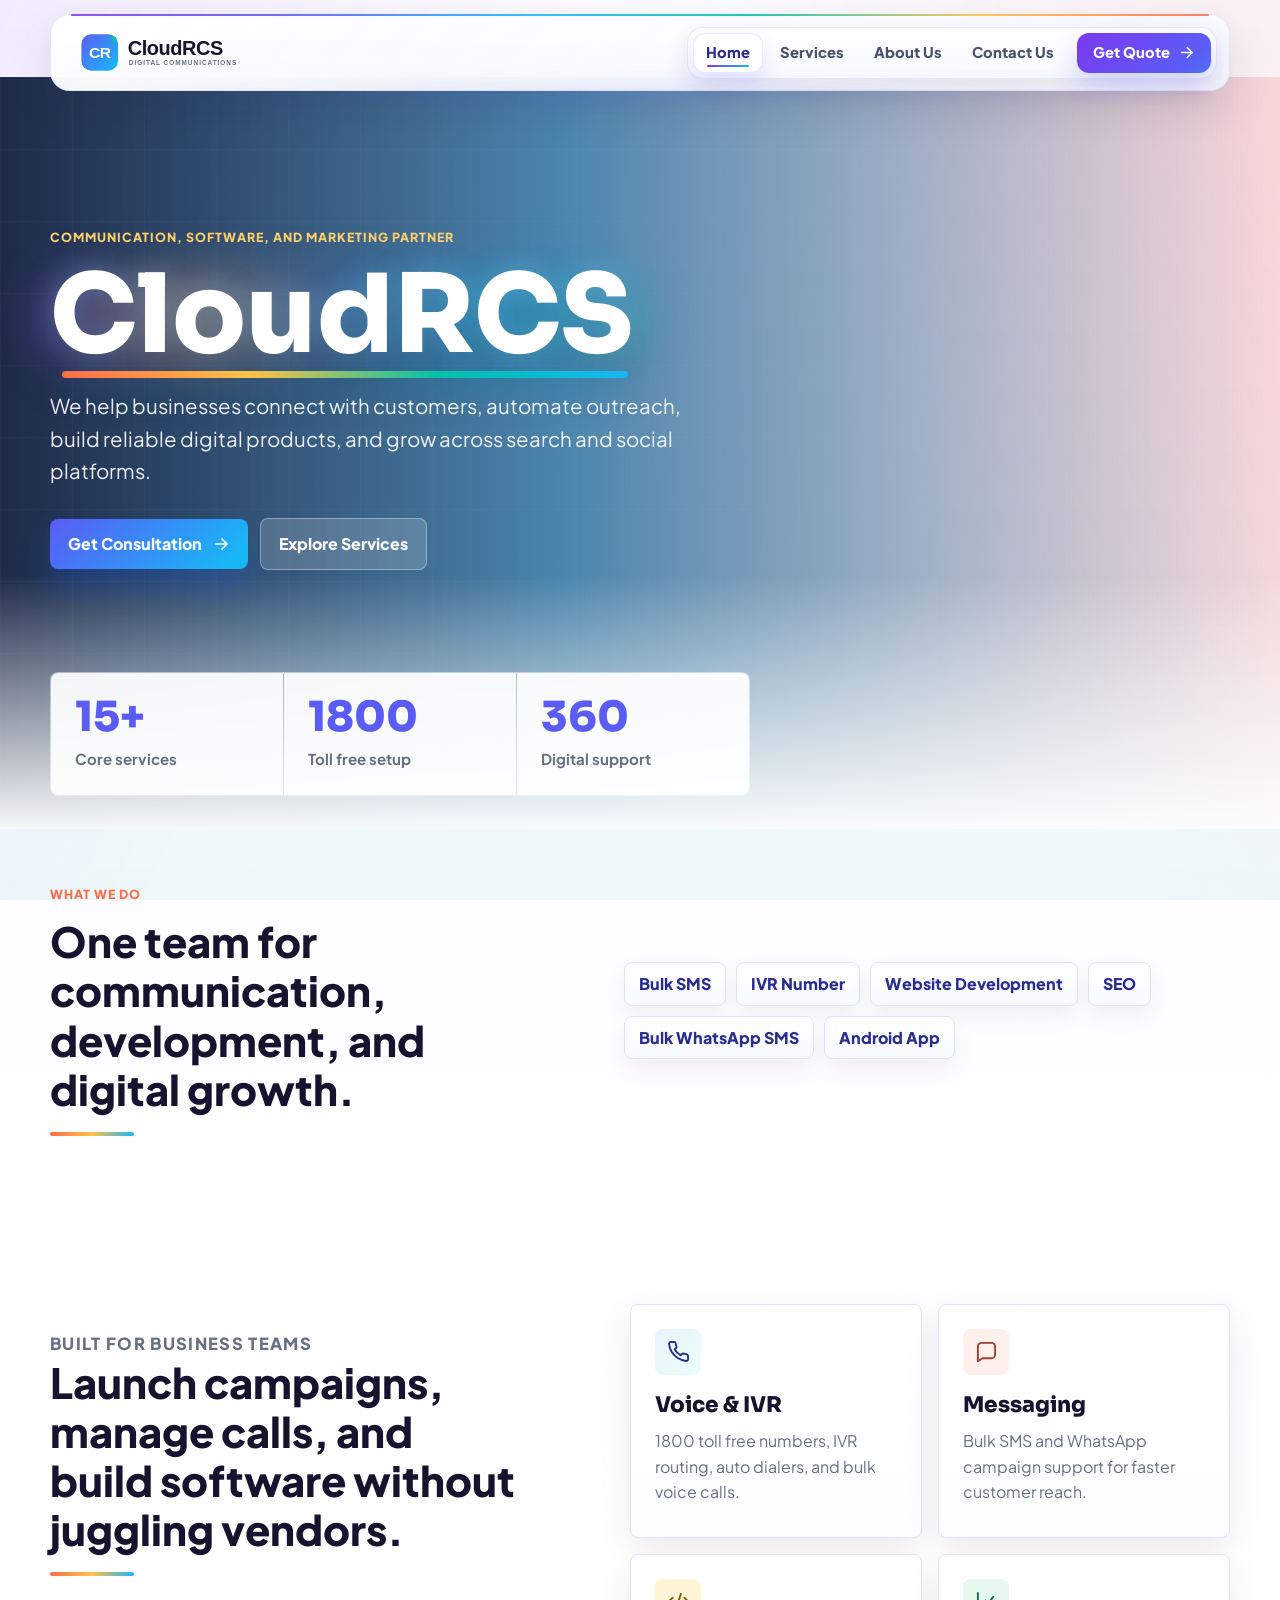
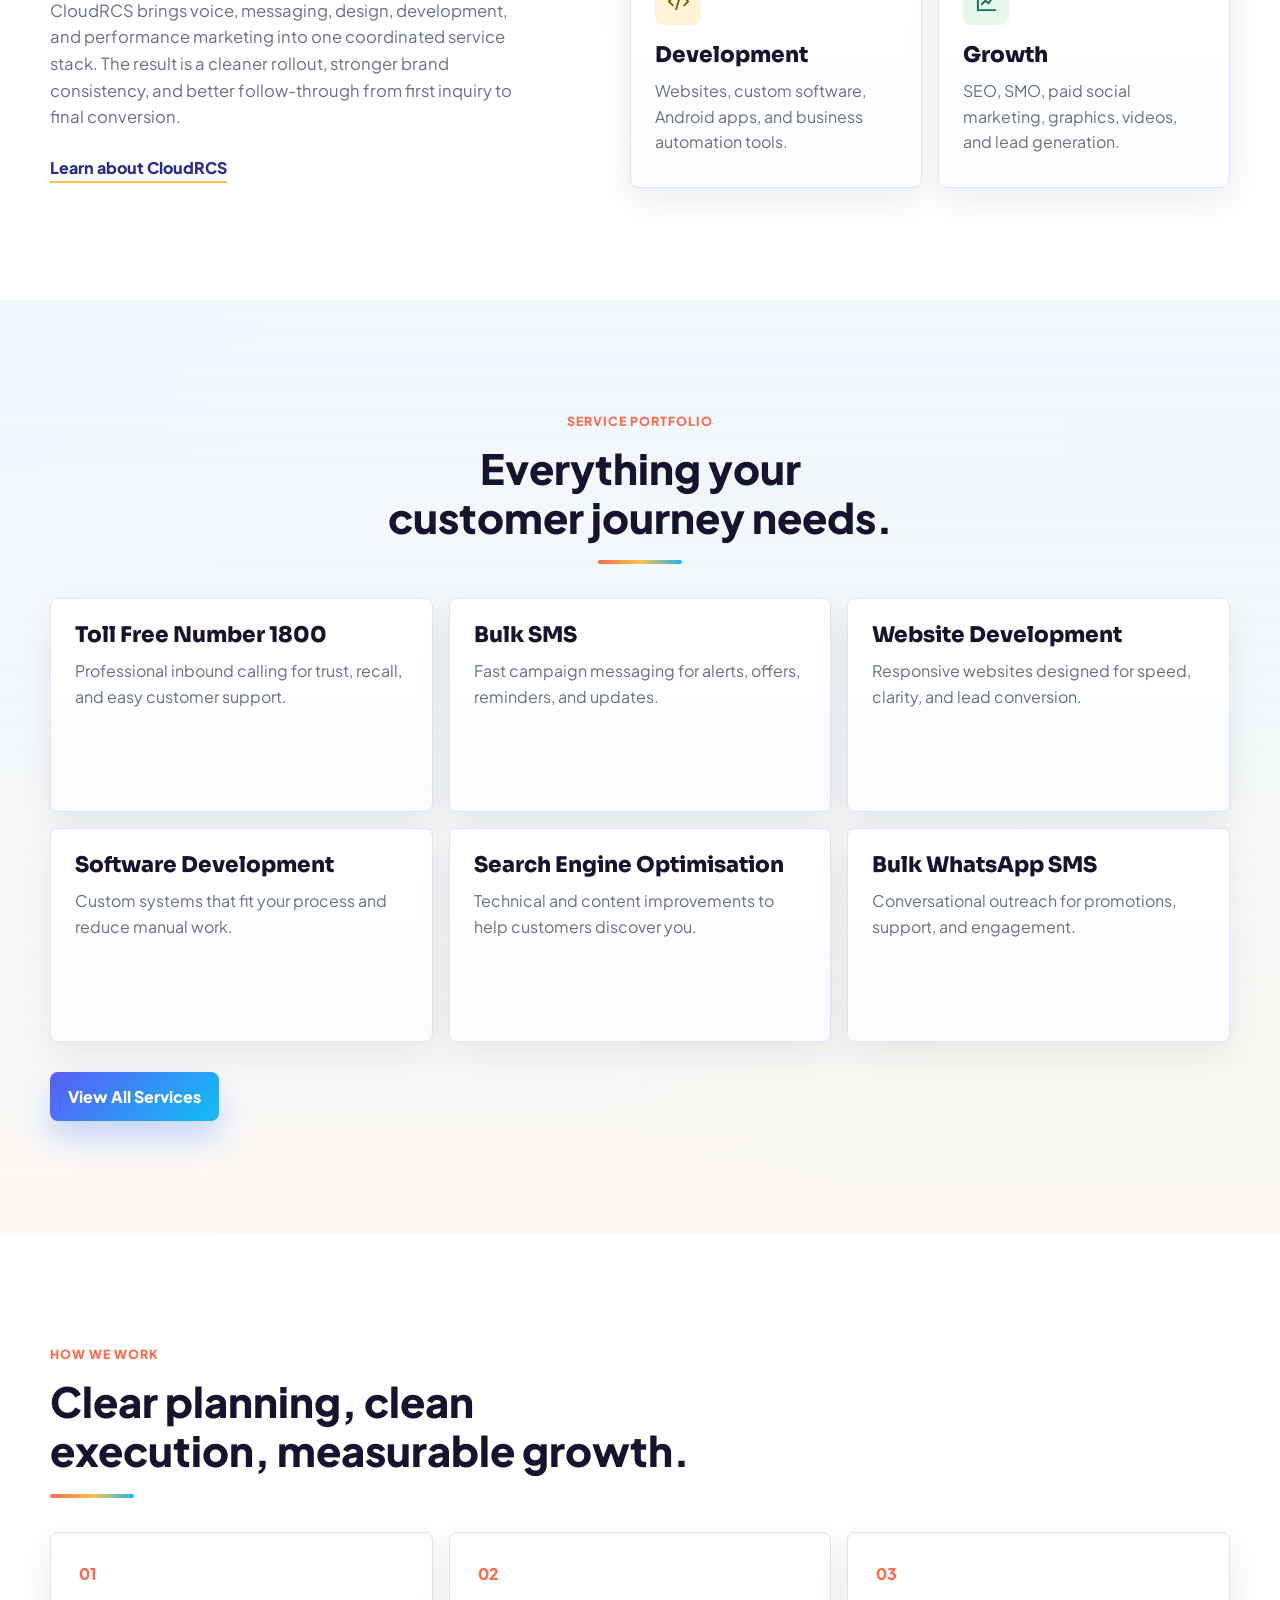
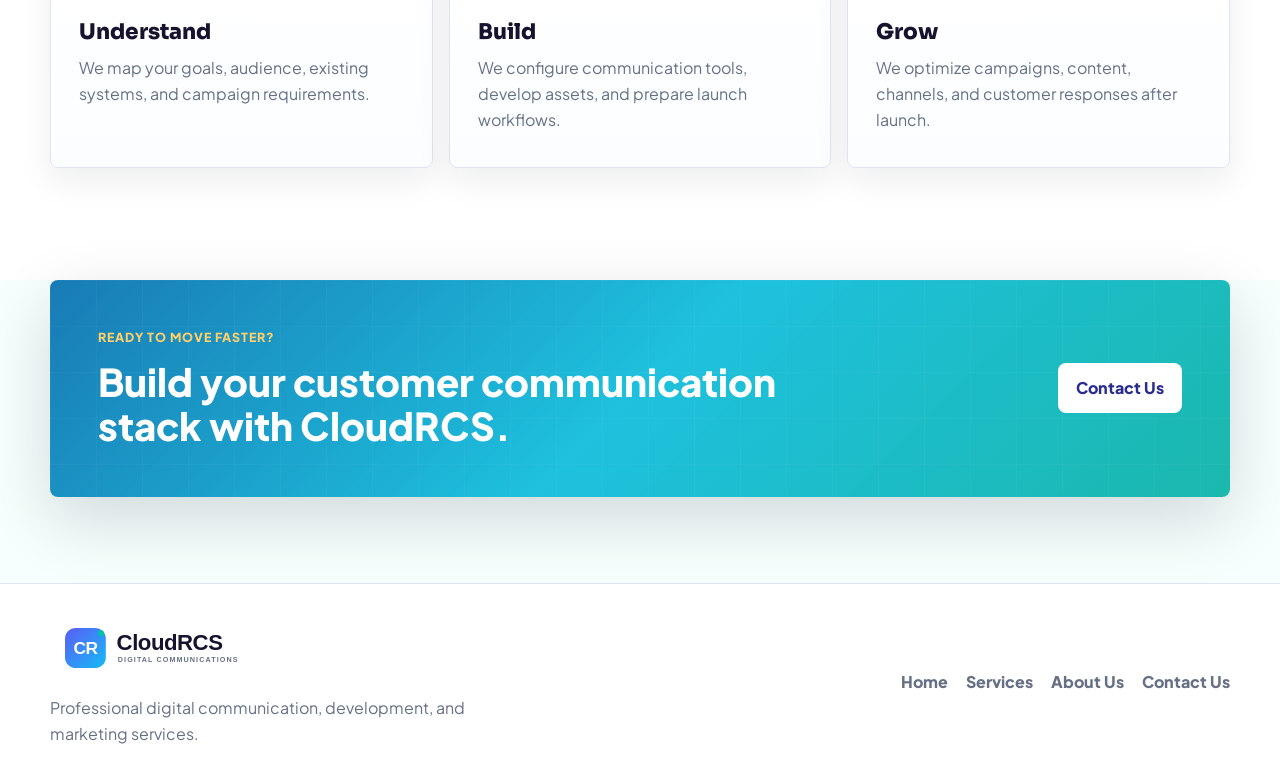
<file: index.html>
<!DOCTYPE html>
<html lang="en">
  <head>
    <meta charset="UTF-8" />
    <meta name="viewport" content="width=device-width, initial-scale=1.0" />
    <meta
      name="description"
      content="CloudRCS provides toll free numbers, bulk SMS, IVR, web development, software development, SEO, social media marketing, and digital growth services."
    />
    <title>CloudRCS | Digital Communication & Growth Services</title>
    <link rel="preconnect" href="https://images.unsplash.com" />
    <link rel="preconnect" href="https://fonts.googleapis.com" />
    <link rel="preconnect" href="https://fonts.gstatic.com" crossorigin />
    <link href="https://fonts.googleapis.com/css2?family=Plus+Jakarta+Sans:wght@400;500;600;700;800&family=Sora:wght@500;600;700;800&display=swap" rel="stylesheet" />
    <link rel="icon" href="assets/cloudrcs-logo-mark.svg" type="image/svg+xml" />
    <link rel="stylesheet" href="styles.css" />
  </head>
  <body>
    <header class="site-header" data-header>
      <a class="brand" href="index.html" aria-label="CloudRCS home">
        <img class="brand-logo" src="assets/cloudrcs-logo.svg" alt="CloudRCS" />
      </a>

      <button class="nav-toggle" type="button" aria-label="Open navigation" aria-expanded="false" data-nav-toggle>
        <span></span>
        <span></span>
        <span></span>
      </button>

      <nav class="site-nav" data-nav>
        <a class="active" href="index.html" aria-current="page">Home</a>
        <a href="services.html">Services</a>
        <a href="about.html">About Us</a>
        <a href="contact.html">Contact Us</a>
        <a class="nav-quote" href="contact.html">
          Get Quote
          <svg aria-hidden="true" viewBox="0 0 24 24">
            <path d="M5 12h14M13 5l7 7-7 7" />
          </svg>
        </a>
      </nav>
    </header>

    <main>
      <section class="hero hero-home">
        <div class="hero-media" aria-hidden="true"></div>
        <div class="hero-content">
          <p class="eyebrow">Communication, software, and marketing partner</p>
          <h1 class="hero-title">CloudRCS</h1>
          <p class="hero-lead">
            We help businesses connect with customers, automate outreach, build reliable digital products, and grow across search and social platforms.
          </p>
          <div class="hero-actions">
            <a class="btn btn-primary" href="contact.html">
              Get Consultation
              <svg aria-hidden="true" viewBox="0 0 24 24">
                <path d="M5 12h14M13 5l7 7-7 7" />
              </svg>
            </a>
            <a class="btn btn-secondary" href="services.html">Explore Services</a>
          </div>
        </div>
        <div class="hero-panel" aria-label="CloudRCS service highlights">
          <div>
            <span class="metric">15+</span>
            <span class="metric-label">Core services</span>
          </div>
          <div>
            <span class="metric">1800</span>
            <span class="metric-label">Toll free setup</span>
          </div>
          <div>
            <span class="metric">360</span>
            <span class="metric-label">Digital support</span>
          </div>
        </div>
      </section>

      <section class="section service-strip">
        <div class="section-heading">
          <p class="eyebrow">What we do</p>
          <h2>One team for communication, development, and digital growth.</h2>
        </div>
        <div class="pill-row" aria-label="Popular CloudRCS services">
          <span>Bulk SMS</span>
          <span>IVR Number</span>
          <span>Website Development</span>
          <span>SEO</span>
          <span>Bulk WhatsApp SMS</span>
          <span>Android App</span>
        </div>
      </section>

      <section class="section split-section">
        <div class="split-copy">
          <p class="eyebrow">Built for business teams</p>
          <h2>Launch campaigns, manage calls, and build software without juggling vendors.</h2>
          <p>
            CloudRCS brings voice, messaging, design, development, and performance marketing into one coordinated service stack. The result is a cleaner rollout, stronger brand consistency, and better follow-through from first inquiry to final conversion.
          </p>
          <a class="text-link" href="about.html">Learn about CloudRCS</a>
        </div>
        <div class="feature-board" aria-label="CloudRCS capabilities">
          <article>
            <span class="icon-chip">
              <svg aria-hidden="true" viewBox="0 0 24 24">
                <path d="M22 16.92v3a2 2 0 0 1-2.18 2 19.8 19.8 0 0 1-8.63-3.07 19.5 19.5 0 0 1-6-6A19.8 19.8 0 0 1 2.12 4.18 2 2 0 0 1 4.11 2h3a2 2 0 0 1 2 1.72c.13.95.35 1.88.66 2.76a2 2 0 0 1-.45 2.11L8.09 9.91a16 16 0 0 0 6 6l1.32-1.23a2 2 0 0 1 2.11-.45c.88.31 1.81.53 2.76.66A2 2 0 0 1 22 16.92Z" />
              </svg>
            </span>
            <h3>Voice & IVR</h3>
            <p>1800 toll free numbers, IVR routing, auto dialers, and bulk voice calls.</p>
          </article>
          <article>
            <span class="icon-chip accent">
              <svg aria-hidden="true" viewBox="0 0 24 24">
                <path d="M21 15a4 4 0 0 1-4 4H8l-5 3V7a4 4 0 0 1 4-4h10a4 4 0 0 1 4 4Z" />
              </svg>
            </span>
            <h3>Messaging</h3>
            <p>Bulk SMS and WhatsApp campaign support for faster customer reach.</p>
          </article>
          <article>
            <span class="icon-chip warm">
              <svg aria-hidden="true" viewBox="0 0 24 24">
                <path d="m18 16 4-4-4-4M6 8l-4 4 4 4M14.5 4l-5 16" />
              </svg>
            </span>
            <h3>Development</h3>
            <p>Websites, custom software, Android apps, and business automation tools.</p>
          </article>
          <article>
            <span class="icon-chip bright">
              <svg aria-hidden="true" viewBox="0 0 24 24">
                <path d="M3 3v18h18M7 15l4-4 3 3 5-7" />
              </svg>
            </span>
            <h3>Growth</h3>
            <p>SEO, SMO, paid social marketing, graphics, videos, and lead generation.</p>
          </article>
        </div>
      </section>

      <section class="section muted-band">
        <div class="section-heading center">
          <p class="eyebrow">Service portfolio</p>
          <h2>Everything your customer journey needs.</h2>
        </div>
        <div class="service-grid compact">
          <article class="service-card">
            <h3>Toll Free Number 1800</h3>
            <p>Professional inbound calling for trust, recall, and easy customer support.</p>
          </article>
          <article class="service-card">
            <h3>Bulk SMS</h3>
            <p>Fast campaign messaging for alerts, offers, reminders, and updates.</p>
          </article>
          <article class="service-card">
            <h3>Website Development</h3>
            <p>Responsive websites designed for speed, clarity, and lead conversion.</p>
          </article>
          <article class="service-card">
            <h3>Software Development</h3>
            <p>Custom systems that fit your process and reduce manual work.</p>
          </article>
          <article class="service-card">
            <h3>Search Engine Optimisation</h3>
            <p>Technical and content improvements to help customers discover you.</p>
          </article>
          <article class="service-card">
            <h3>Bulk WhatsApp SMS</h3>
            <p>Conversational outreach for promotions, support, and engagement.</p>
          </article>
        </div>
        <div class="section-action">
          <a class="btn btn-primary" href="services.html">View All Services</a>
        </div>
      </section>

      <section class="section process-section">
        <div class="section-heading">
          <p class="eyebrow">How we work</p>
          <h2>Clear planning, clean execution, measurable growth.</h2>
        </div>
        <div class="process-grid">
          <article>
            <span>01</span>
            <h3>Understand</h3>
            <p>We map your goals, audience, existing systems, and campaign requirements.</p>
          </article>
          <article>
            <span>02</span>
            <h3>Build</h3>
            <p>We configure communication tools, develop assets, and prepare launch workflows.</p>
          </article>
          <article>
            <span>03</span>
            <h3>Grow</h3>
            <p>We optimize campaigns, content, channels, and customer responses after launch.</p>
          </article>
        </div>
      </section>

      <section class="cta-section">
        <div>
          <p class="eyebrow">Ready to move faster?</p>
          <h2>Build your customer communication stack with CloudRCS.</h2>
        </div>
        <a class="btn btn-light" href="contact.html">Contact Us</a>
      </section>
    </main>

    <footer class="site-footer">
      <div class="footer-brand">
        <a class="brand" href="index.html" aria-label="CloudRCS home">
          <img class="brand-logo" src="assets/cloudrcs-logo.svg" alt="CloudRCS" />
        </a>
        <p>Professional digital communication, development, and marketing services.</p>
      </div>
      <div class="footer-links">
        <a href="index.html">Home</a>
        <a href="services.html">Services</a>
        <a href="about.html">About Us</a>
        <a href="contact.html">Contact Us</a>
      </div>
    </footer>

    <script src="script.js"></script>
  </body>
</html>
</file>
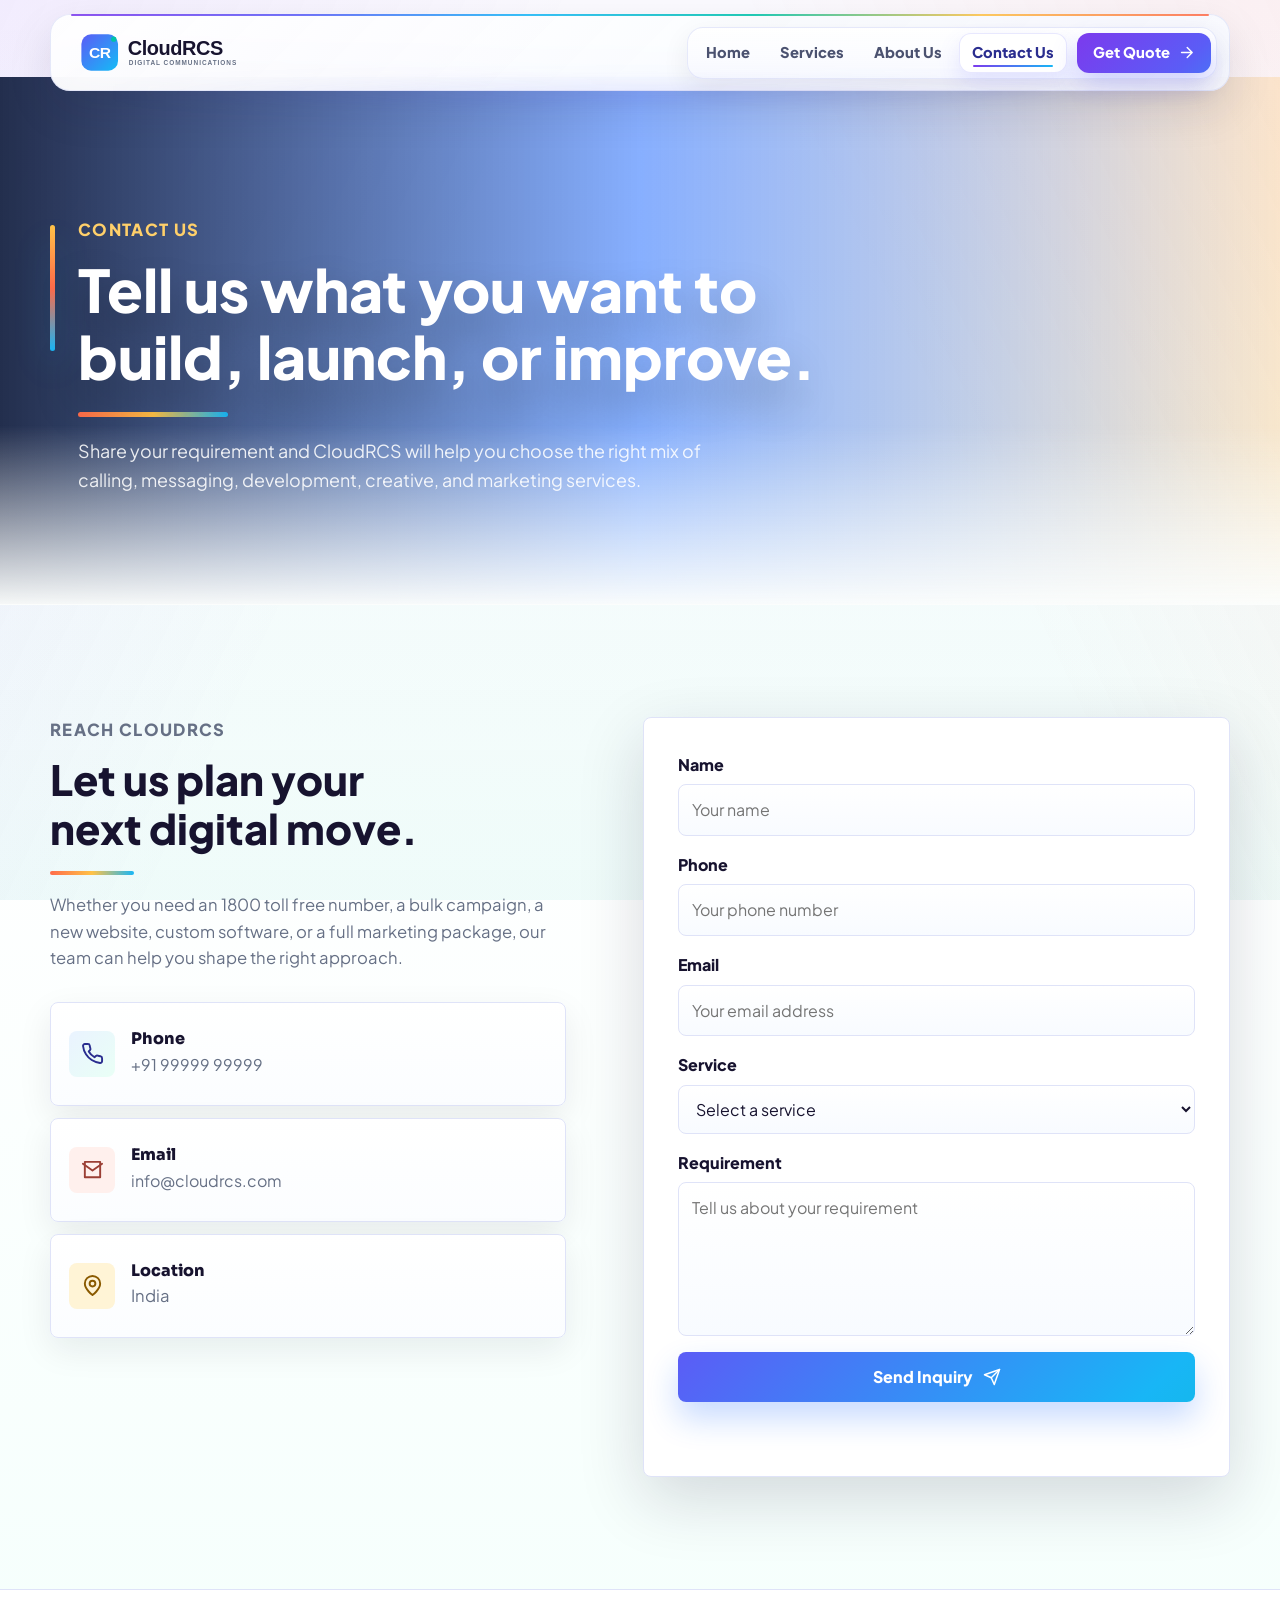
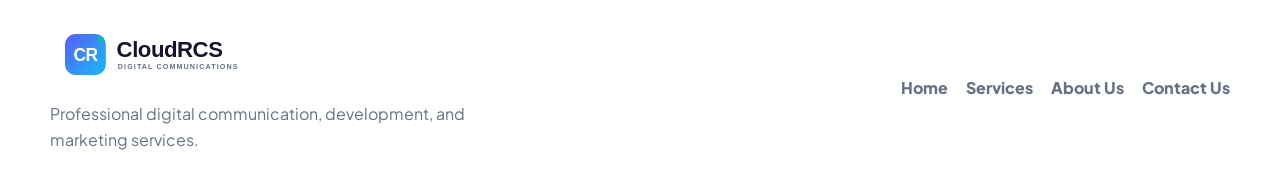
<file: contact.html>
<!DOCTYPE html>
<html lang="en">
  <head>
    <meta charset="UTF-8" />
    <meta name="viewport" content="width=device-width, initial-scale=1.0" />
    <meta
      name="description"
      content="Contact CloudRCS for toll free numbers, bulk SMS, IVR, website development, SEO, social media marketing, Android apps, and business growth services."
    />
    <title>Contact Us | CloudRCS</title>
    <link rel="preconnect" href="https://images.unsplash.com" />
    <link rel="preconnect" href="https://fonts.googleapis.com" />
    <link rel="preconnect" href="https://fonts.gstatic.com" crossorigin />
    <link href="https://fonts.googleapis.com/css2?family=Plus+Jakarta+Sans:wght@400;500;600;700;800&family=Sora:wght@500;600;700;800&display=swap" rel="stylesheet" />
    <link rel="icon" href="assets/cloudrcs-logo-mark.svg" type="image/svg+xml" />
    <link rel="stylesheet" href="styles.css" />
  </head>
  <body>
    <header class="site-header" data-header>
      <a class="brand" href="index.html" aria-label="CloudRCS home">
        <img class="brand-logo" src="assets/cloudrcs-logo.svg" alt="CloudRCS" />
      </a>
      <button class="nav-toggle" type="button" aria-label="Open navigation" aria-expanded="false" data-nav-toggle>
        <span></span>
        <span></span>
        <span></span>
      </button>
      <nav class="site-nav" data-nav>
        <a href="index.html">Home</a>
        <a href="services.html">Services</a>
        <a href="about.html">About Us</a>
        <a class="active" href="contact.html" aria-current="page">Contact Us</a>
        <a class="nav-quote" href="contact.html">
          Get Quote
          <svg aria-hidden="true" viewBox="0 0 24 24">
            <path d="M5 12h14M13 5l7 7-7 7" />
          </svg>
        </a>
      </nav>
    </header>

    <main>
      <section class="page-hero contact-hero">
        <div class="page-hero-content">
          <p class="eyebrow">Contact Us</p>
          <h1>Tell us what you want to build, launch, or improve.</h1>
          <p>
            Share your requirement and CloudRCS will help you choose the right mix of calling, messaging, development, creative, and marketing services.
          </p>
        </div>
      </section>

      <section class="section contact-section">
        <div class="contact-info">
          <p class="eyebrow">Reach CloudRCS</p>
          <h2>Let us plan your next digital move.</h2>
          <p>
            Whether you need an 1800 toll free number, a bulk campaign, a new website, custom software, or a full marketing package, our team can help you shape the right approach.
          </p>

          <div class="contact-cards">
            <article>
              <span class="icon-chip">
                <svg aria-hidden="true" viewBox="0 0 24 24">
                  <path d="M22 16.92v3a2 2 0 0 1-2.18 2 19.8 19.8 0 0 1-8.63-3.07 19.5 19.5 0 0 1-6-6A19.8 19.8 0 0 1 2.12 4.18 2 2 0 0 1 4.11 2h3a2 2 0 0 1 2 1.72c.13.95.35 1.88.66 2.76a2 2 0 0 1-.45 2.11L8.09 9.91a16 16 0 0 0 6 6l1.32-1.23a2 2 0 0 1 2.11-.45c.88.31 1.81.53 2.76.66A2 2 0 0 1 22 16.92Z" />
                </svg>
              </span>
              <div>
                <h3>Phone</h3>
                <a href="tel:+919999999999">+91 99999 99999</a>
              </div>
            </article>
            <article>
              <span class="icon-chip accent">
                <svg aria-hidden="true" viewBox="0 0 24 24">
                  <path d="M4 4h16v16H4z" />
                  <path d="m22 6-10 7L2 6" />
                </svg>
              </span>
              <div>
                <h3>Email</h3>
                <a href="mailto:info@cloudrcs.com">info@cloudrcs.com</a>
              </div>
            </article>
            <article>
              <span class="icon-chip warm">
                <svg aria-hidden="true" viewBox="0 0 24 24">
                  <path d="M20 10c0 6-8 12-8 12S4 16 4 10a8 8 0 1 1 16 0Z" />
                  <circle cx="12" cy="10" r="3" />
                </svg>
              </span>
              <div>
                <h3>Location</h3>
                <p>India</p>
              </div>
            </article>
          </div>
        </div>

        <form class="contact-form" data-contact-form>
          <div class="form-row">
            <label for="name">Name</label>
            <input id="name" name="name" type="text" placeholder="Your name" required />
          </div>
          <div class="form-row">
            <label for="phone">Phone</label>
            <input id="phone" name="phone" type="tel" placeholder="Your phone number" required />
          </div>
          <div class="form-row">
            <label for="email">Email</label>
            <input id="email" name="email" type="email" placeholder="Your email address" required />
          </div>
          <div class="form-row">
            <label for="service">Service</label>
            <select id="service" name="service" required>
              <option value="">Select a service</option>
              <option>Toll Free Number 1800</option>
              <option>Bulk SMS</option>
              <option>Website Development</option>
              <option>Software Development</option>
              <option>Search Engine Optimisation</option>
              <option>IVR Number</option>
              <option>Bulk WhatsApp SMS</option>
              <option>Animation Video 2D & 3D</option>
              <option>Graphic Design</option>
              <option>Social Media Optimisation</option>
              <option>Auto Dialer</option>
              <option>Bulk Voice Call</option>
              <option>Android App</option>
              <option>Leads Generation</option>
              <option>Social Media Marketing</option>
            </select>
          </div>
          <div class="form-row">
            <label for="message">Requirement</label>
            <textarea id="message" name="message" rows="5" placeholder="Tell us about your requirement" required></textarea>
          </div>
          <button class="btn btn-primary" type="submit">
            Send Inquiry
            <svg aria-hidden="true" viewBox="0 0 24 24">
              <path d="m22 2-7 20-4-9-9-4Z" />
              <path d="M22 2 11 13" />
            </svg>
          </button>
          <p class="form-status" role="status" aria-live="polite" data-form-status></p>
        </form>
      </section>
    </main>

    <footer class="site-footer">
      <div class="footer-brand">
        <a class="brand" href="index.html" aria-label="CloudRCS home">
          <img class="brand-logo" src="assets/cloudrcs-logo.svg" alt="CloudRCS" />
        </a>
        <p>Professional digital communication, development, and marketing services.</p>
      </div>
      <div class="footer-links">
        <a href="index.html">Home</a>
        <a href="services.html">Services</a>
        <a href="about.html">About Us</a>
        <a href="contact.html">Contact Us</a>
      </div>
    </footer>

    <script src="script.js"></script>
  </body>
</html>
</file>
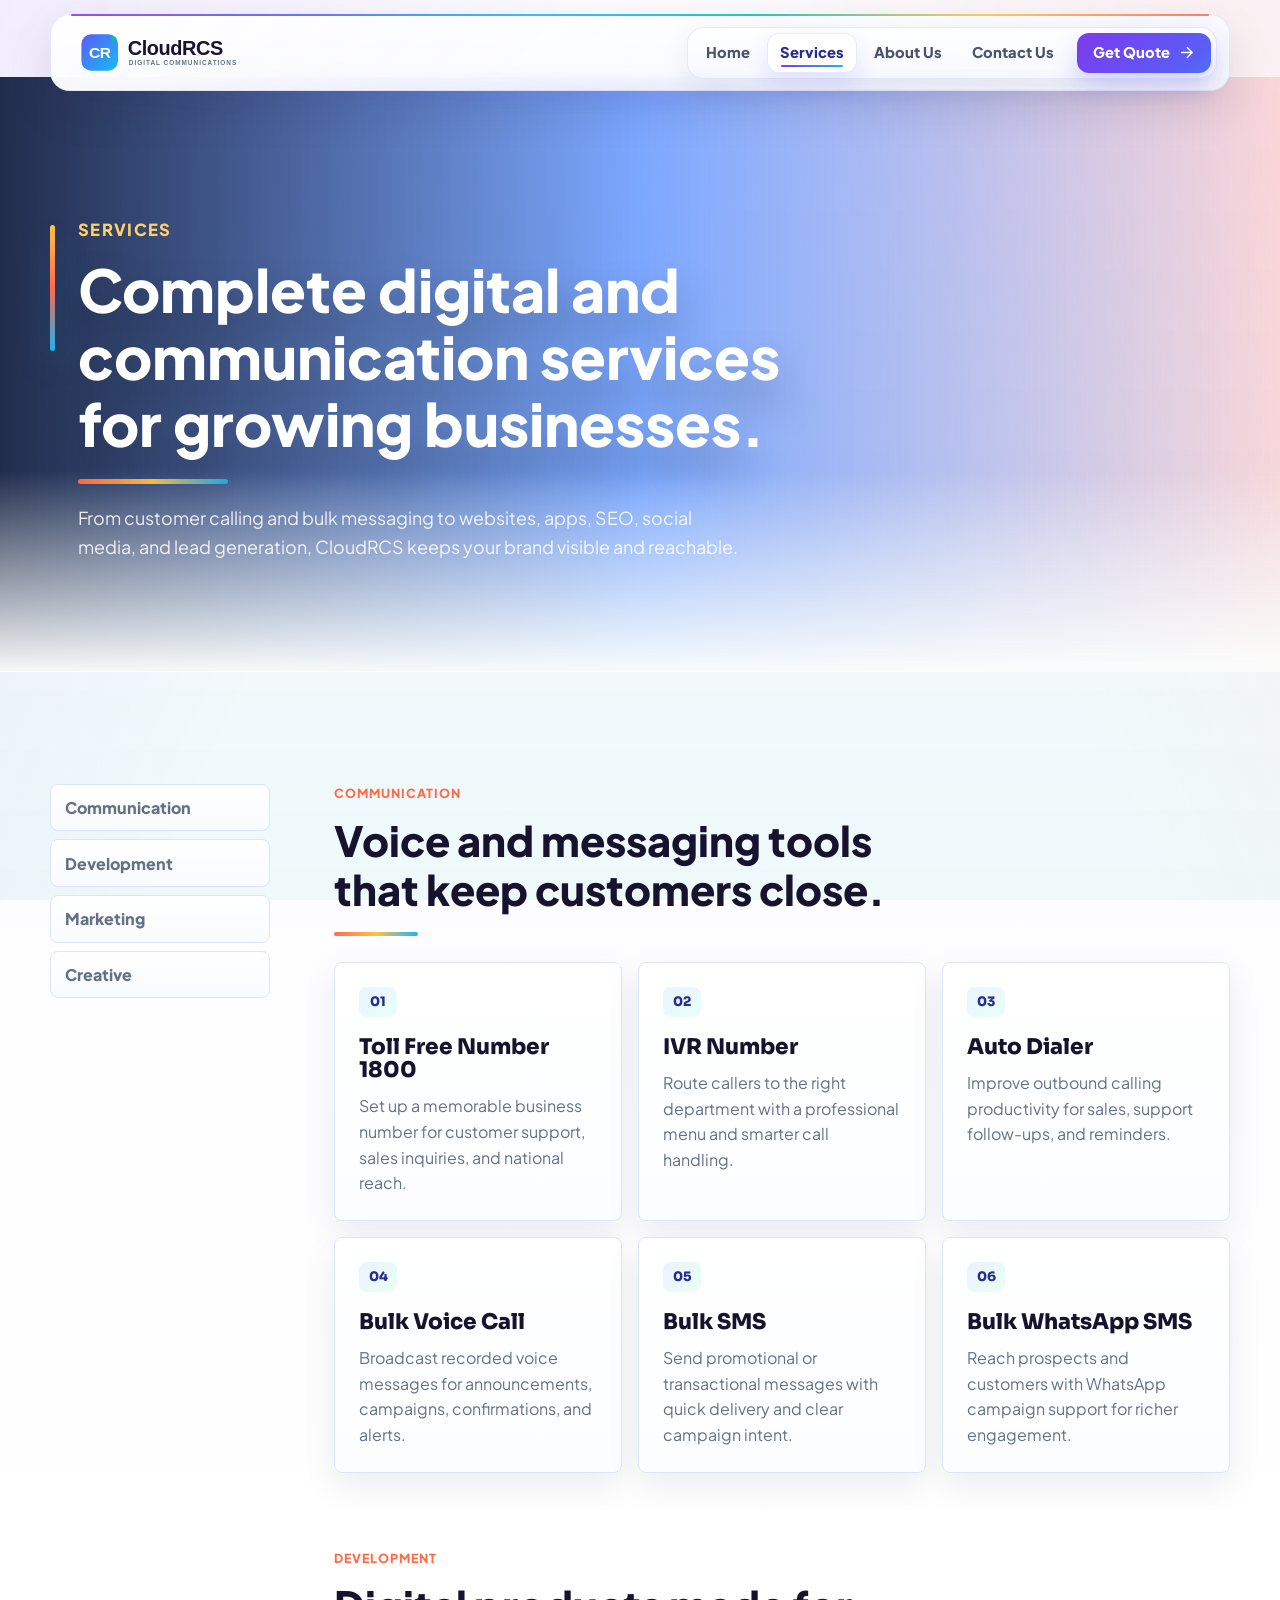
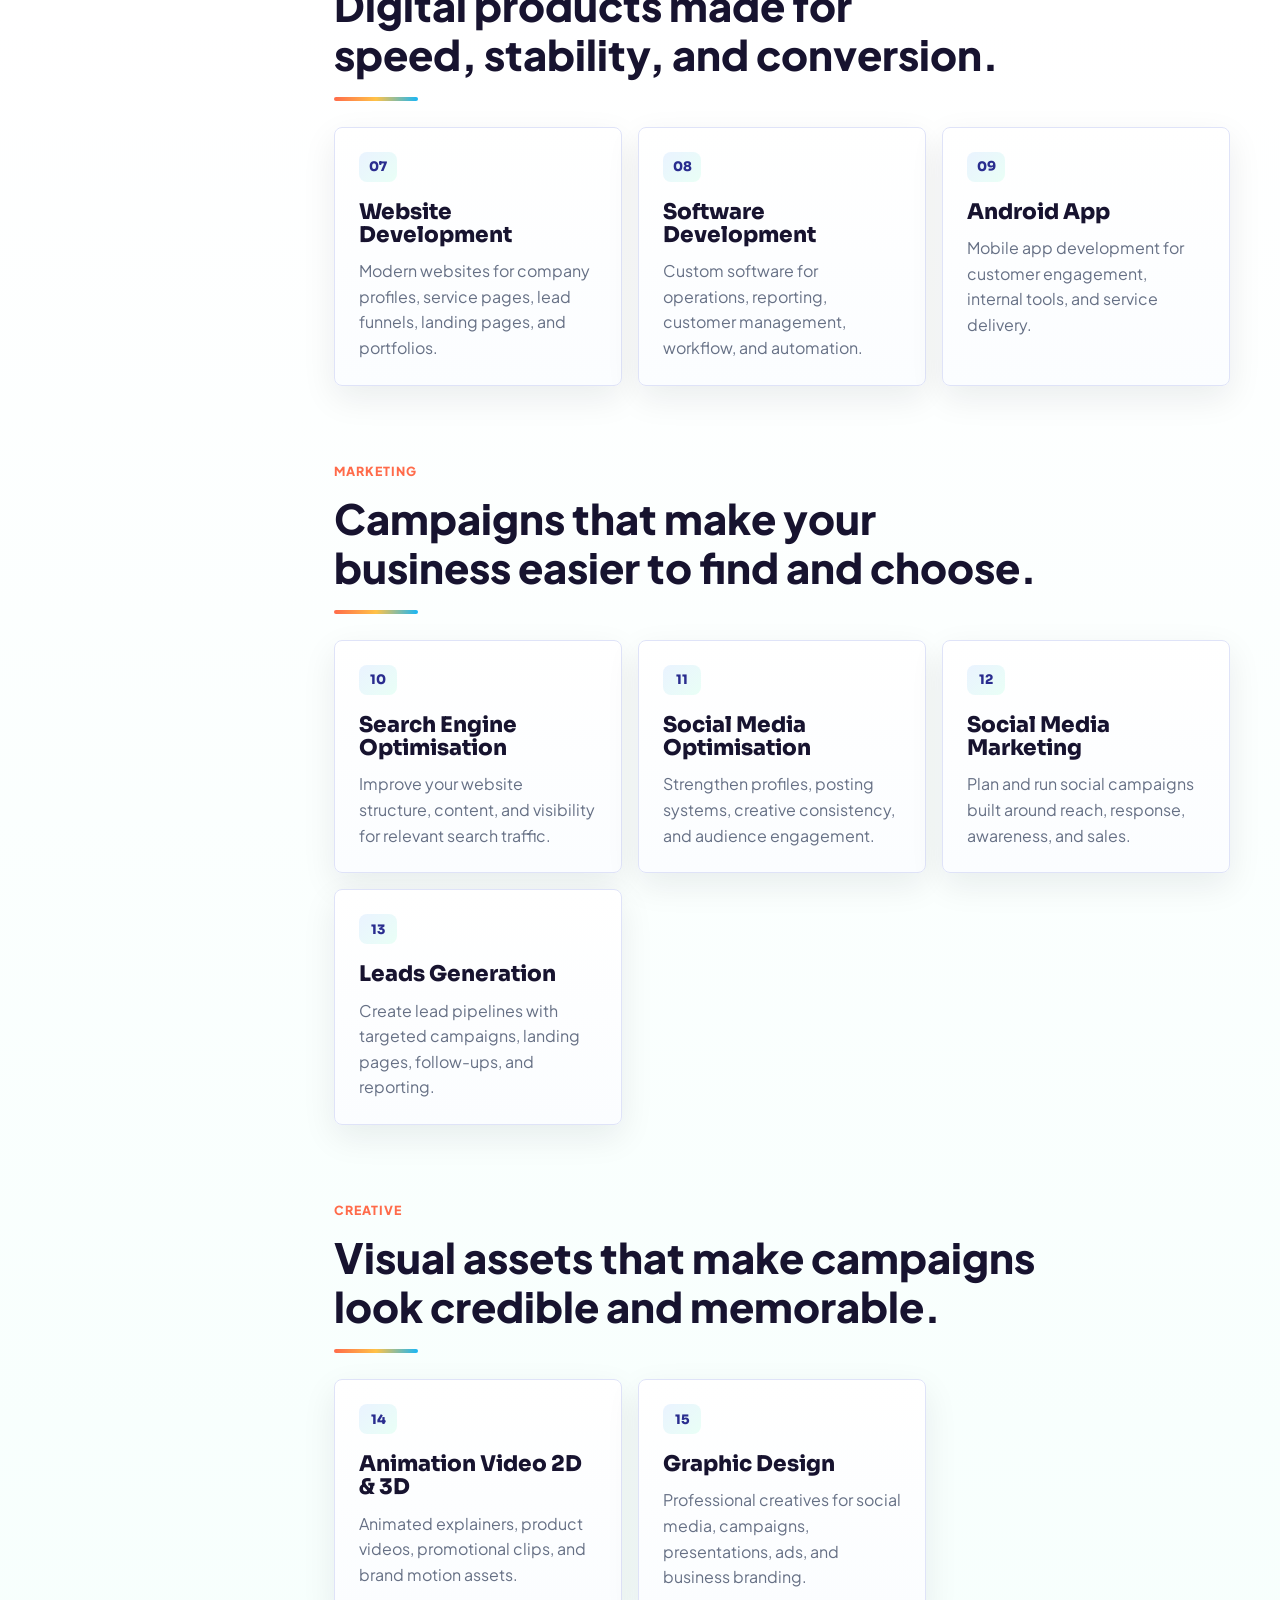
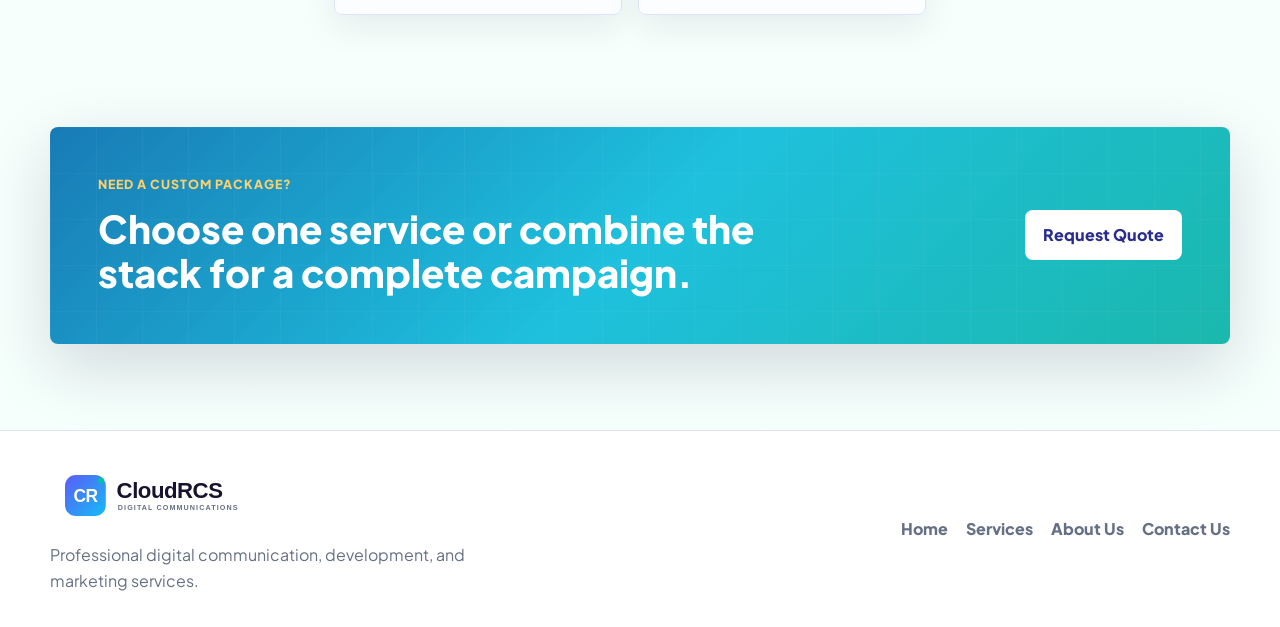
<file: services.html>
<!DOCTYPE html>
<html lang="en">
  <head>
    <meta charset="UTF-8" />
    <meta name="viewport" content="width=device-width, initial-scale=1.0" />
    <meta
      name="description"
      content="Explore CloudRCS services including toll free numbers, bulk SMS, IVR numbers, website development, SEO, WhatsApp campaigns, auto dialer, app development, and marketing."
    />
    <title>Services | CloudRCS</title>
    <link rel="preconnect" href="https://images.unsplash.com" />
    <link rel="preconnect" href="https://fonts.googleapis.com" />
    <link rel="preconnect" href="https://fonts.gstatic.com" crossorigin />
    <link href="https://fonts.googleapis.com/css2?family=Plus+Jakarta+Sans:wght@400;500;600;700;800&family=Sora:wght@500;600;700;800&display=swap" rel="stylesheet" />
    <link rel="icon" href="assets/cloudrcs-logo-mark.svg" type="image/svg+xml" />
    <link rel="stylesheet" href="styles.css" />
  </head>
  <body>
    <header class="site-header" data-header>
      <a class="brand" href="index.html" aria-label="CloudRCS home">
        <img class="brand-logo" src="assets/cloudrcs-logo.svg" alt="CloudRCS" />
      </a>
      <button class="nav-toggle" type="button" aria-label="Open navigation" aria-expanded="false" data-nav-toggle>
        <span></span>
        <span></span>
        <span></span>
      </button>
      <nav class="site-nav" data-nav>
        <a href="index.html">Home</a>
        <a class="active" href="services.html" aria-current="page">Services</a>
        <a href="about.html">About Us</a>
        <a href="contact.html">Contact Us</a>
        <a class="nav-quote" href="contact.html">
          Get Quote
          <svg aria-hidden="true" viewBox="0 0 24 24">
            <path d="M5 12h14M13 5l7 7-7 7" />
          </svg>
        </a>
      </nav>
    </header>

    <main>
      <section class="page-hero services-hero">
        <div class="page-hero-content">
          <p class="eyebrow">Services</p>
          <h1>Complete digital and communication services for growing businesses.</h1>
          <p>
            From customer calling and bulk messaging to websites, apps, SEO, social media, and lead generation, CloudRCS keeps your brand visible and reachable.
          </p>
        </div>
      </section>

      <section class="section">
        <div class="category-layout">
          <aside class="category-sidebar" aria-label="Service categories">
            <a href="#communication">Communication</a>
            <a href="#development">Development</a>
            <a href="#marketing">Marketing</a>
            <a href="#creative">Creative</a>
          </aside>

          <div class="category-content">
            <section id="communication" class="service-category">
              <div class="category-heading">
                <p class="eyebrow">Communication</p>
                <h2>Voice and messaging tools that keep customers close.</h2>
              </div>
              <div class="service-grid">
                <article class="service-card">
                  <span class="service-number">01</span>
                  <h3>Toll Free Number 1800</h3>
                  <p>Set up a memorable business number for customer support, sales inquiries, and national reach.</p>
                </article>
                <article class="service-card">
                  <span class="service-number">02</span>
                  <h3>IVR Number</h3>
                  <p>Route callers to the right department with a professional menu and smarter call handling.</p>
                </article>
                <article class="service-card">
                  <span class="service-number">03</span>
                  <h3>Auto Dialer</h3>
                  <p>Improve outbound calling productivity for sales, support follow-ups, and reminders.</p>
                </article>
                <article class="service-card">
                  <span class="service-number">04</span>
                  <h3>Bulk Voice Call</h3>
                  <p>Broadcast recorded voice messages for announcements, campaigns, confirmations, and alerts.</p>
                </article>
                <article class="service-card">
                  <span class="service-number">05</span>
                  <h3>Bulk SMS</h3>
                  <p>Send promotional or transactional messages with quick delivery and clear campaign intent.</p>
                </article>
                <article class="service-card">
                  <span class="service-number">06</span>
                  <h3>Bulk WhatsApp SMS</h3>
                  <p>Reach prospects and customers with WhatsApp campaign support for richer engagement.</p>
                </article>
              </div>
            </section>

            <section id="development" class="service-category">
              <div class="category-heading">
                <p class="eyebrow">Development</p>
                <h2>Digital products made for speed, stability, and conversion.</h2>
              </div>
              <div class="service-grid">
                <article class="service-card">
                  <span class="service-number">07</span>
                  <h3>Website Development</h3>
                  <p>Modern websites for company profiles, service pages, lead funnels, landing pages, and portfolios.</p>
                </article>
                <article class="service-card">
                  <span class="service-number">08</span>
                  <h3>Software Development</h3>
                  <p>Custom software for operations, reporting, customer management, workflow, and automation.</p>
                </article>
                <article class="service-card">
                  <span class="service-number">09</span>
                  <h3>Android App</h3>
                  <p>Mobile app development for customer engagement, internal tools, and service delivery.</p>
                </article>
              </div>
            </section>

            <section id="marketing" class="service-category">
              <div class="category-heading">
                <p class="eyebrow">Marketing</p>
                <h2>Campaigns that make your business easier to find and choose.</h2>
              </div>
              <div class="service-grid">
                <article class="service-card">
                  <span class="service-number">10</span>
                  <h3>Search Engine Optimisation</h3>
                  <p>Improve your website structure, content, and visibility for relevant search traffic.</p>
                </article>
                <article class="service-card">
                  <span class="service-number">11</span>
                  <h3>Social Media Optimisation</h3>
                  <p>Strengthen profiles, posting systems, creative consistency, and audience engagement.</p>
                </article>
                <article class="service-card">
                  <span class="service-number">12</span>
                  <h3>Social Media Marketing</h3>
                  <p>Plan and run social campaigns built around reach, response, awareness, and sales.</p>
                </article>
                <article class="service-card">
                  <span class="service-number">13</span>
                  <h3>Leads Generation</h3>
                  <p>Create lead pipelines with targeted campaigns, landing pages, follow-ups, and reporting.</p>
                </article>
              </div>
            </section>

            <section id="creative" class="service-category">
              <div class="category-heading">
                <p class="eyebrow">Creative</p>
                <h2>Visual assets that make campaigns look credible and memorable.</h2>
              </div>
              <div class="service-grid">
                <article class="service-card">
                  <span class="service-number">14</span>
                  <h3>Animation Video 2D & 3D</h3>
                  <p>Animated explainers, product videos, promotional clips, and brand motion assets.</p>
                </article>
                <article class="service-card">
                  <span class="service-number">15</span>
                  <h3>Graphic Design</h3>
                  <p>Professional creatives for social media, campaigns, presentations, ads, and business branding.</p>
                </article>
              </div>
            </section>
          </div>
        </div>
      </section>

      <section class="cta-section">
        <div>
          <p class="eyebrow">Need a custom package?</p>
          <h2>Choose one service or combine the stack for a complete campaign.</h2>
        </div>
        <a class="btn btn-light" href="contact.html">Request Quote</a>
      </section>
    </main>

    <footer class="site-footer">
      <div class="footer-brand">
        <a class="brand" href="index.html" aria-label="CloudRCS home">
          <img class="brand-logo" src="assets/cloudrcs-logo.svg" alt="CloudRCS" />
        </a>
        <p>Professional digital communication, development, and marketing services.</p>
      </div>
      <div class="footer-links">
        <a href="index.html">Home</a>
        <a href="services.html">Services</a>
        <a href="about.html">About Us</a>
        <a href="contact.html">Contact Us</a>
      </div>
    </footer>

    <script src="script.js"></script>
  </body>
</html>
</file>
<file: styles.css>
:root {
  --font-body: "Plus Jakarta Sans", Arial, Helvetica, sans-serif;
  --font-heading: "Sora", "Plus Jakarta Sans", Arial, sans-serif;
  --ink: #17132f;
  --muted: #667085;
  --line: #dfe3f8;
  --surface: #ffffff;
  --soft: #f4f2ff;
  --soft-blue: #f2f8ff;
  --teal: #5b5cf6;
  --teal-dark: #2a2d8f;
  --green: #00c2a8;
  --coral: #ff6b4a;
  --amber: #ffc247;
  --aqua: #18b6f6;
  --violet: #7c3aed;
  --shadow: 0 22px 66px rgba(23, 19, 47, 0.16);
  --ease: cubic-bezier(0.22, 1, 0.36, 1);
  --radius: 8px;
  --max: 1180px;
  color-scheme: light;
}

* {
  box-sizing: border-box;
}

html {
  scroll-behavior: smooth;
}

body {
  margin: 0;
  font-family: var(--font-body);
  color: var(--ink);
  background:
    linear-gradient(180deg, #fbfaff 0%, #ffffff 42%, #f4fffc 100%);
  line-height: 1.6;
  -webkit-font-smoothing: antialiased;
}

body::before {
  content: "";
  position: fixed;
  inset: 0;
  z-index: -3;
  pointer-events: none;
  background-image:
    linear-gradient(115deg, rgba(124, 58, 237, 0.07), transparent 34%),
    linear-gradient(245deg, rgba(255, 107, 74, 0.07), transparent 32%),
    linear-gradient(180deg, transparent, rgba(0, 194, 168, 0.06));
}

img {
  display: block;
  max-width: 100%;
}

a {
  color: inherit;
  text-decoration: none;
}

button,
input,
select,
textarea {
  font: inherit;
}

.site-header {
  position: sticky;
  top: 14px;
  z-index: 50;
  display: flex;
  align-items: center;
  justify-content: space-between;
  gap: clamp(12px, 2vw, 22px);
  width: min(calc(100% - 32px), var(--max));
  min-height: 72px;
  margin: 0 auto;
  padding: 10px 12px 10px 16px;
  border: 1px solid rgba(223, 227, 248, 0.78);
  border-radius: 20px;
  background:
    linear-gradient(135deg, rgba(255, 255, 255, 0.96), rgba(249, 250, 255, 0.88)),
    linear-gradient(135deg, rgba(124, 58, 237, 0.07), rgba(24, 182, 246, 0.07));
  backdrop-filter: blur(24px);
  box-shadow: 0 18px 46px rgba(23, 19, 47, 0.11);
  transition: min-height 260ms var(--ease), padding 260ms var(--ease), background 260ms ease, box-shadow 260ms ease, border-color 260ms ease, transform 260ms var(--ease);
}

.site-header::before {
  content: "";
  position: absolute;
  left: 20px;
  right: 20px;
  top: -1px;
  height: 2px;
  border-radius: 999px;
  background: linear-gradient(90deg, var(--violet), var(--teal), var(--aqua), var(--green), var(--amber), var(--coral));
  opacity: 0.86;
  pointer-events: none;
}

.site-header::after {
  content: "";
  position: absolute;
  inset: auto 22px -14px;
  height: 22px;
  border-radius: 999px;
  background: radial-gradient(ellipse at center, rgba(91, 92, 246, 0.18), transparent 70%);
  filter: blur(10px);
  pointer-events: none;
}

.site-header.is-scrolled {
  min-height: 62px;
  padding-top: 8px;
  padding-bottom: 8px;
  border-color: rgba(124, 58, 237, 0.22);
  background: rgba(255, 255, 255, 0.92);
  box-shadow: 0 22px 54px rgba(23, 19, 47, 0.16);
}

.brand {
  position: relative;
  display: inline-flex;
  align-items: center;
  flex: 0 0 auto;
  min-height: 48px;
  padding: 4px 9px;
  border-radius: 14px;
  overflow: hidden;
  transition: transform 240ms var(--ease), background 240ms ease, box-shadow 240ms ease;
}

.brand::after {
  content: "";
  position: absolute;
  inset: 0;
  background: linear-gradient(120deg, transparent 0%, rgba(255, 255, 255, 0.34) 45%, transparent 75%);
  transform: translateX(-120%);
  pointer-events: none;
}

.brand:hover {
  transform: translateY(-1px);
  background: rgba(255, 255, 255, 0.72);
  box-shadow: 0 14px 30px rgba(23, 19, 47, 0.08);
}

.brand:hover::after {
  animation: shine 780ms var(--ease);
}

.brand-logo {
  width: clamp(158px, 16vw, 194px);
  height: auto;
  transition: width 260ms var(--ease);
}

.site-header.is-scrolled .brand-logo {
  width: clamp(150px, 15vw, 182px);
}

.footer-brand .brand-logo {
  width: 216px;
}

.site-nav {
  position: relative;
  display: flex;
  align-items: center;
  gap: 4px;
  padding: 5px;
  border: 1px solid rgba(223, 227, 248, 0.74);
  border-radius: 16px;
  background:
    linear-gradient(180deg, rgba(255, 255, 255, 0.92), rgba(246, 248, 255, 0.82)),
    rgba(255, 255, 255, 0.82);
  box-shadow: inset 0 1px 0 rgba(255, 255, 255, 0.9), 0 10px 28px rgba(23, 19, 47, 0.07);
}

.site-nav a {
  position: relative;
  isolation: isolate;
  min-height: 40px;
  display: inline-flex;
  align-items: center;
  justify-content: center;
  gap: 8px;
  padding: 8px 13px;
  border-radius: 12px;
  color: #4b5270;
  font-size: 0.92rem;
  font-weight: 800;
  overflow: hidden;
  transition: background 220ms ease, color 220ms ease, transform 220ms var(--ease), box-shadow 220ms ease;
}

.site-nav a::before {
  content: "";
  position: absolute;
  inset: 3px;
  z-index: -1;
  border-radius: 10px;
  background: linear-gradient(135deg, rgba(124, 58, 237, 0.12), rgba(24, 182, 246, 0.1));
  opacity: 0;
  transform: scale(0.94);
  transition: opacity 220ms ease, transform 220ms var(--ease);
}

.site-nav a:not(.nav-quote)::after {
  content: "";
  position: absolute;
  left: 14px;
  right: 14px;
  bottom: 6px;
  height: 2px;
  border-radius: 999px;
  background: linear-gradient(90deg, var(--coral), var(--amber));
  transform: scaleX(0);
  transform-origin: center;
  transition: transform 260ms var(--ease);
}

.site-nav a:hover,
.site-nav a.active {
  color: var(--teal-dark);
  background: rgba(255, 255, 255, 0.78);
}

.site-nav a:hover {
  transform: translateY(-2px);
}

.site-nav a:hover::before {
  opacity: 1;
  transform: scale(1);
}

.site-nav a.active {
  color: var(--teal-dark);
  background: #fff;
  box-shadow: inset 0 0 0 1px rgba(91, 92, 246, 0.14), 0 10px 22px rgba(91, 92, 246, 0.14);
}

.site-nav a.active::after {
  background: linear-gradient(90deg, var(--violet), var(--aqua));
}

.site-nav a:hover::after,
.site-nav a.active::after {
  transform: scaleX(1);
}

.site-nav .nav-quote {
  margin-left: 6px;
  padding-inline: 16px;
  color: #fff;
  background: linear-gradient(135deg, var(--violet), var(--teal) 44%, var(--aqua));
  background-size: 180% 180%;
  box-shadow: 0 13px 26px rgba(91, 92, 246, 0.26);
}

.site-nav .nav-quote:hover {
  color: #fff;
  background-position: 100% 50%;
  box-shadow: 0 16px 30px rgba(91, 92, 246, 0.34);
}

.site-nav .nav-quote svg {
  width: 17px;
  height: 17px;
  fill: none;
  stroke: currentColor;
  stroke-width: 2;
  stroke-linecap: round;
  stroke-linejoin: round;
  transition: transform 220ms var(--ease);
}

.site-nav .nav-quote:hover svg {
  transform: translateX(3px);
}

.nav-toggle {
  display: none;
  width: 46px;
  height: 46px;
  border: 1px solid rgba(223, 227, 248, 0.95);
  border-radius: 14px;
  background:
    linear-gradient(180deg, #ffffff, #f7f8ff),
    rgba(255, 255, 255, 0.96);
  cursor: pointer;
  transition: border-color 220ms ease, box-shadow 220ms ease, background 220ms ease, transform 220ms var(--ease);
}

.nav-toggle:hover {
  border-color: rgba(124, 58, 237, 0.34);
  box-shadow: 0 12px 24px rgba(23, 19, 47, 0.12);
  transform: translateY(-1px);
}

.nav-toggle span {
  display: block;
  width: 20px;
  height: 2px;
  margin: 4px auto;
  background: linear-gradient(90deg, var(--violet), var(--teal));
  transition: transform 180ms ease, opacity 180ms ease;
}

.nav-open .nav-toggle span:nth-child(1) {
  transform: translateY(6px) rotate(45deg);
}

.nav-open .nav-toggle span:nth-child(2) {
  opacity: 0;
}

.nav-open .nav-toggle span:nth-child(3) {
  transform: translateY(-6px) rotate(-45deg);
}

body.nav-open::after {
  content: "";
  position: fixed;
  inset: 0;
  z-index: 40;
  background: rgba(23, 19, 47, 0.28);
  backdrop-filter: blur(3px);
}

@keyframes shine {
  from {
    transform: translateX(-120%);
  }

  to {
    transform: translateX(120%);
  }
}

@keyframes heroZoom {
  from {
    transform: scale(1.06);
  }

  to {
    transform: scale(1);
  }
}

@keyframes fadeUp {
  from {
    opacity: 0;
    transform: translateY(24px);
  }

  to {
    opacity: 1;
    transform: translateY(0);
  }
}

@keyframes floatIn {
  from {
    opacity: 0;
    transform: translateY(28px) scale(0.98);
  }

  to {
    opacity: 1;
    transform: translateY(0) scale(1);
  }
}

@keyframes gridDrift {
  from {
    background-position: 0 0, 0 0;
  }

  to {
    background-position: 72px 42px, -42px 72px;
  }
}

@keyframes gradientFlow {
  0%,
  100% {
    background-position: 0% 50%;
  }

  50% {
    background-position: 100% 50%;
  }
}

@keyframes quietFloat {
  0%,
  100% {
    transform: translateY(0);
  }

  50% {
    transform: translateY(-8px);
  }
}

@keyframes softSweep {
  from {
    transform: translateX(-130%) skewX(-16deg);
  }

  to {
    transform: translateX(130%) skewX(-16deg);
  }
}

@keyframes menuItemIn {
  from {
    opacity: 0;
    transform: translateY(-8px);
  }

  to {
    opacity: 1;
    transform: translateY(0);
  }
}

@keyframes titleGlow {
  0%,
  100% {
    opacity: 0.48;
    transform: translate3d(-2%, 0, 0) scale(0.98);
  }

  50% {
    opacity: 0.82;
    transform: translate3d(2%, -2%, 0) scale(1.02);
  }
}

@keyframes titleLift {
  from {
    transform: translateY(10px) scale(0.98);
    text-shadow: 0 16px 34px rgba(0, 0, 0, 0.18);
  }

  to {
    transform: translateY(0) scale(1);
    text-shadow: 0 24px 54px rgba(0, 0, 0, 0.28), 0 0 28px rgba(125, 211, 252, 0.34);
  }
}

@keyframes underlineGrow {
  from {
    transform: scaleX(0);
  }

  to {
    transform: scaleX(1);
  }
}

.hero {
  position: relative;
  min-height: calc(92vh - 76px);
  min-height: calc(92svh - 76px);
  display: grid;
  align-items: end;
  overflow: hidden;
  isolation: isolate;
  padding: clamp(76px, 10vw, 128px) max(24px, calc((100vw - var(--max)) / 2)) 34px;
}

.hero::before {
  content: "";
  position: absolute;
  inset: 0;
  z-index: -1;
  pointer-events: none;
  background-image:
    linear-gradient(rgba(255, 255, 255, 0.09) 1px, transparent 1px),
    linear-gradient(90deg, rgba(255, 255, 255, 0.08) 1px, transparent 1px);
  background-size: 72px 72px;
  opacity: 0.32;
  mask-image: linear-gradient(90deg, #000 0%, rgba(0, 0, 0, 0.74) 54%, transparent 100%);
}

.hero-media,
.page-hero::before {
  position: absolute;
  inset: 0;
  z-index: -2;
  background-position: center;
  background-size: cover;
}

.hero-home .hero-media {
  background-image:
    linear-gradient(90deg, rgba(12, 25, 58, 0.92) 0%, rgba(19, 93, 145, 0.75) 44%, rgba(255, 90, 95, 0.18) 100%),
    url("https://images.unsplash.com/photo-1552664730-d307ca884978?auto=format&fit=crop&w=1900&q=80");
}

.hero::after,
.page-hero::after {
  content: "";
  position: absolute;
  inset: auto 0 0;
  z-index: -1;
  height: 34%;
  background: linear-gradient(0deg, rgba(251, 253, 252, 0.98), rgba(251, 253, 252, 0));
}

.hero-content {
  max-width: 740px;
  color: #fff;
  padding-bottom: clamp(40px, 7vw, 80px);
}

.hero-title {
  position: relative;
  display: inline-block;
  margin-top: 4px;
  color: #ffffff;
  font-size: 6.8rem;
  font-weight: 900;
  line-height: 0.94;
  perspective: 900px;
  isolation: isolate;
  text-shadow: 0 24px 54px rgba(0, 0, 0, 0.28), 0 0 28px rgba(125, 211, 252, 0.34);
}

.hero-title::before {
  content: "";
  position: absolute;
  left: -3%;
  right: -3%;
  top: 10%;
  bottom: 0;
  z-index: -1;
  border-radius: 40px;
  background:
    radial-gradient(circle at 25% 45%, rgba(255, 194, 71, 0.36), transparent 34%),
    radial-gradient(circle at 76% 44%, rgba(24, 182, 246, 0.38), transparent 38%),
    linear-gradient(90deg, rgba(124, 58, 237, 0.3), rgba(0, 194, 168, 0.18));
  filter: blur(22px);
  animation: titleGlow 4.8s ease-in-out infinite;
}

.hero-title::after {
  content: "";
  position: absolute;
  left: 2%;
  right: 1%;
  bottom: -12px;
  height: 7px;
  border-radius: 999px;
  background: linear-gradient(90deg, var(--coral), var(--amber), var(--green), var(--aqua));
  box-shadow: 0 14px 30px rgba(24, 182, 246, 0.28);
  transform: scaleX(0);
  transform-origin: left;
  animation: underlineGrow 900ms var(--ease) 980ms both;
}

@media (prefers-reduced-motion: no-preference) {
  .hero-media,
  .page-hero::before {
    animation: heroZoom 1800ms var(--ease) both;
  }

  .hero::before {
    animation: gridDrift 14s linear infinite;
  }

  .hero-content .eyebrow,
  .hero-lead,
  .hero-actions,
  .page-hero-content .eyebrow,
  .page-hero-content h1,
  .page-hero-content p {
    animation: fadeUp 820ms var(--ease) both;
  }

  .hero-content .eyebrow,
  .page-hero-content .eyebrow {
    animation-delay: 80ms;
  }

  .page-hero-content h1 {
    animation-delay: 170ms;
  }

  .hero-lead,
  .page-hero-content p {
    animation-delay: 280ms;
  }

  .hero-actions {
    animation-delay: 390ms;
  }

  .hero-panel {
    animation: floatIn 880ms var(--ease) 500ms both, quietFloat 5.5s ease-in-out 1600ms infinite;
  }

  .hero-title {
    animation: titleLift 760ms var(--ease) 180ms both;
  }

  .js-enabled .reveal {
    opacity: 0;
    transform: translateY(24px);
    transition: opacity 720ms var(--ease), transform 720ms var(--ease);
    transition-delay: var(--reveal-delay, 0ms);
  }

  .js-enabled .reveal.is-visible {
    opacity: 1;
    transform: translateY(0);
  }
}

@media (prefers-reduced-motion: reduce) {
  html {
    scroll-behavior: auto;
  }

  *,
  *::before,
  *::after {
    animation-duration: 1ms !important;
    animation-iteration-count: 1 !important;
    scroll-behavior: auto !important;
    transition-duration: 1ms !important;
  }
}

.eyebrow {
  margin: 0 0 12px;
  color: var(--coral);
  font-size: 0.78rem;
  font-weight: 800;
  letter-spacing: 0.08em;
  text-transform: uppercase;
}

.hero-content .eyebrow,
.cta-section .eyebrow,
.page-hero .eyebrow {
  color: #ffd06a;
}

h1,
h2,
h3,
p {
  overflow-wrap: anywhere;
}

h1,
h2,
h3 {
  margin: 0;
  font-family: var(--font-heading);
  line-height: 1.08;
  letter-spacing: 0;
}

h1 {
  font-size: clamp(3.2rem, 8vw, 7.6rem);
  font-weight: 900;
}

h2 {
  font-size: clamp(2rem, 4vw, 3.6rem);
  font-weight: 850;
}

h3 {
  font-size: clamp(1.1rem, 2vw, 1.35rem);
  font-weight: 800;
}

.hero-lead {
  max-width: 650px;
  margin: 24px 0 0;
  color: rgba(255, 255, 255, 0.9);
  font-size: clamp(1.04rem, 1.8vw, 1.28rem);
}

.hero-actions,
.section-action {
  display: flex;
  flex-wrap: wrap;
  align-items: center;
  gap: 12px;
  margin-top: 30px;
}

.btn {
  position: relative;
  display: inline-flex;
  align-items: center;
  justify-content: center;
  gap: 10px;
  min-height: 48px;
  padding: 12px 18px;
  border: 0;
  border-radius: 8px;
  cursor: pointer;
  font-weight: 800;
  text-align: center;
  overflow: hidden;
  transition: transform 240ms var(--ease), box-shadow 240ms ease, background 240ms ease;
}

.btn::before {
  content: "";
  position: absolute;
  inset: 0;
  background: linear-gradient(115deg, transparent 18%, rgba(255, 255, 255, 0.28) 48%, transparent 72%);
  transform: translateX(-130%) skewX(-16deg);
}

.btn:hover::before {
  animation: softSweep 760ms var(--ease);
}

.btn svg {
  width: 18px;
  height: 18px;
  fill: none;
  stroke: currentColor;
  stroke-width: 2;
  stroke-linecap: round;
  stroke-linejoin: round;
  flex: 0 0 auto;
  transition: transform 220ms var(--ease);
}

.btn:hover {
  transform: translateY(-3px);
}

.btn:hover svg {
  transform: translateX(3px);
}

.btn-primary {
  color: #fff;
  background: linear-gradient(135deg, var(--teal), var(--aqua) 50%, var(--green));
  background-size: 180% 180%;
  box-shadow: 0 16px 32px rgba(22, 100, 255, 0.24);
}

.btn-primary:hover {
  background-position: 100% 50%;
}

.btn-secondary {
  color: #fff;
  background: rgba(255, 255, 255, 0.16);
  border: 1px solid rgba(255, 255, 255, 0.34);
}

.btn-light {
  color: var(--teal-dark);
  background: #fff;
}

.hero-panel {
  display: grid;
  grid-template-columns: repeat(3, minmax(0, 1fr));
  gap: 1px;
  max-width: 700px;
  background: rgba(255, 255, 255, 0.24);
  border: 1px solid rgba(255, 255, 255, 0.26);
  border-radius: 8px;
  overflow: hidden;
  backdrop-filter: blur(18px);
}

.hero-panel > div {
  padding: clamp(16px, 3vw, 24px);
  background: rgba(255, 255, 255, 0.9);
}

.metric {
  display: block;
  color: var(--teal);
  font-family: var(--font-heading);
  font-size: clamp(1.7rem, 4vw, 2.6rem);
  font-weight: 900;
  line-height: 1;
}

.metric-label {
  display: block;
  margin-top: 8px;
  color: var(--muted);
  font-size: 0.94rem;
  font-weight: 700;
}

.section {
  padding: clamp(70px, 9vw, 112px) max(24px, calc((100vw - var(--max)) / 2));
}

.section-heading {
  max-width: 760px;
}

.section-heading.center {
  margin: 0 auto 34px;
  text-align: center;
}

.section-heading h2,
.split-copy h2,
.category-heading h2,
.contact-info h2 {
  position: relative;
  max-width: 820px;
  font-family: var(--font-body);
  font-size: clamp(1.9rem, 3.25vw, 3.15rem);
  font-weight: 800;
  line-height: 1.18;
  color: var(--ink);
  text-wrap: balance;
}

.section-heading h2::after,
.split-copy h2::after,
.category-heading h2::after,
.contact-info h2::after {
  content: "";
  display: block;
  width: 84px;
  height: 4px;
  margin-top: 18px;
  border-radius: 999px;
  background: linear-gradient(90deg, var(--coral), var(--amber), var(--aqua));
}

.section-heading.center h2::after {
  margin-left: auto;
  margin-right: auto;
}

.section-heading p:not(.eyebrow),
.split-copy p,
.page-hero p,
.contact-info p {
  color: var(--muted);
  font-size: 1.04rem;
}

.service-strip {
  display: grid;
  grid-template-columns: minmax(0, 0.82fr) minmax(280px, 1fr);
  gap: clamp(28px, 6vw, 80px);
  align-items: center;
  padding-top: 56px;
  padding-bottom: 56px;
}

.pill-row {
  display: flex;
  flex-wrap: wrap;
  gap: 10px;
}

.pill-row span {
  display: inline-flex;
  align-items: center;
  min-height: 40px;
  padding: 8px 14px;
  border-radius: 8px;
  background: linear-gradient(180deg, #ffffff, #f7fbff);
  border: 1px solid var(--line);
  color: var(--teal-dark);
  font-weight: 800;
  box-shadow: 0 10px 24px rgba(16, 24, 40, 0.06);
  transition: transform 220ms var(--ease), border-color 220ms ease, box-shadow 220ms ease, background 220ms ease;
}

.pill-row span:hover {
  transform: translateY(-3px);
  border-color: rgba(22, 100, 255, 0.32);
  background: linear-gradient(180deg, #ffffff, #effcff);
  box-shadow: 0 16px 30px rgba(16, 24, 40, 0.1);
}

.split-section {
  display: grid;
  grid-template-columns: minmax(0, 0.9fr) minmax(300px, 1.1fr);
  gap: clamp(36px, 7vw, 90px);
  align-items: center;
}

.split-copy p {
  margin: 22px 0 0;
}

.text-link {
  display: inline-flex;
  margin-top: 24px;
  color: var(--teal-dark);
  font-weight: 850;
  border-bottom: 2px solid var(--amber);
}

.feature-board {
  display: grid;
  grid-template-columns: repeat(2, minmax(0, 1fr));
  gap: 16px;
}

.feature-board article,
.service-card,
.process-grid article,
.values-grid article,
.contact-cards article {
  position: relative;
  border: 1px solid var(--line);
  border-radius: 8px;
  background: linear-gradient(180deg, #ffffff, #fbfdff);
  box-shadow: 0 12px 34px rgba(16, 24, 40, 0.08);
  overflow: hidden;
  transition: transform 240ms var(--ease), box-shadow 240ms ease, border-color 240ms ease;
}

.feature-board article::before,
.service-card::before,
.process-grid article::before,
.values-grid article::before,
.contact-cards article::before {
  content: "";
  position: absolute;
  inset: 0 0 auto;
  height: 3px;
  background: linear-gradient(90deg, var(--teal), var(--aqua), var(--coral), var(--amber));
  transform: scaleX(0);
  transform-origin: left;
  transition: transform 300ms var(--ease);
}

.feature-board article:hover,
.process-grid article:hover,
.values-grid article:hover,
.contact-cards article:hover {
  transform: translateY(-4px);
  border-color: rgba(22, 100, 255, 0.32);
  box-shadow: var(--shadow);
}

.feature-board article:hover::before,
.service-card:hover::before,
.process-grid article:hover::before,
.values-grid article:hover::before,
.contact-cards article:hover::before {
  transform: scaleX(1);
}

.feature-board article {
  min-height: 234px;
  padding: 24px;
}

.feature-board article p,
.service-card p,
.process-grid p,
.values-grid p,
.contact-cards p {
  margin: 12px 0 0;
  color: var(--muted);
}

.icon-chip {
  display: inline-grid;
  width: 46px;
  height: 46px;
  place-items: center;
  margin-bottom: 18px;
  border-radius: 8px;
  color: var(--teal-dark);
  background: linear-gradient(135deg, #eaf3ff, #e9fff6);
  transition: transform 260ms var(--ease), background 260ms ease, color 260ms ease;
}

.icon-chip svg {
  width: 23px;
  height: 23px;
  fill: none;
  stroke: currentColor;
  stroke-width: 2;
  stroke-linecap: round;
  stroke-linejoin: round;
}

.icon-chip.accent {
  color: #9b3f35;
  background: #fff0ed;
}

.icon-chip.warm {
  color: #8a5a00;
  background: #fff4d6;
}

.icon-chip.bright {
  color: #167151;
  background: #e6f8ee;
}

.feature-board article:hover .icon-chip,
.contact-cards article:hover .icon-chip {
  transform: translateY(-2px) rotate(-2deg);
}

.muted-band {
  background:
    linear-gradient(180deg, rgba(238, 248, 255, 0.9), rgba(255, 247, 241, 0.76)),
    linear-gradient(90deg, rgba(22, 100, 255, 0.04), rgba(0, 168, 120, 0.05));
}

.service-grid {
  display: grid;
  grid-template-columns: repeat(3, minmax(0, 1fr));
  gap: 16px;
}

.service-grid.compact {
  margin-top: 34px;
}

.service-card {
  min-height: 214px;
  padding: 24px;
}

.service-card:hover {
  transform: translateY(-4px);
  border-color: rgba(22, 100, 255, 0.35);
  box-shadow: var(--shadow);
}

.service-number {
  display: inline-flex;
  align-items: center;
  justify-content: center;
  width: 38px;
  height: 30px;
  margin-bottom: 18px;
  border-radius: 8px;
  color: var(--teal-dark);
  background: linear-gradient(135deg, #eaf3ff, #e9fff6);
  font-family: var(--font-heading);
  font-size: 0.82rem;
  font-weight: 900;
}

.process-section {
  background: #fff;
}

.process-grid {
  display: grid;
  grid-template-columns: repeat(3, minmax(0, 1fr));
  gap: 16px;
  margin-top: 34px;
}

.process-grid article {
  min-height: 236px;
  padding: 28px;
}

.process-grid span {
  display: inline-block;
  margin-bottom: 34px;
  color: var(--coral);
  font-weight: 900;
}

.cta-section {
  display: flex;
  align-items: center;
  justify-content: space-between;
  gap: 28px;
  margin: 0 max(24px, calc((100vw - var(--max)) / 2)) clamp(54px, 7vw, 86px);
  padding: clamp(28px, 6vw, 48px);
  border-radius: 8px;
  color: #fff;
  background:
    linear-gradient(135deg, rgba(11, 61, 145, 0.97), rgba(0, 184, 217, 0.88), rgba(0, 168, 120, 0.9)),
    url("https://images.unsplash.com/photo-1519389950473-47ba0277781c?auto=format&fit=crop&w=1600&q=80");
  background-size: 180% 180%, cover;
  background-position: center;
  box-shadow: var(--shadow);
  overflow: hidden;
  position: relative;
}

.cta-section::before {
  content: "";
  position: absolute;
  inset: 0;
  background-image:
    linear-gradient(90deg, rgba(255, 255, 255, 0.13) 1px, transparent 1px),
    linear-gradient(rgba(255, 255, 255, 0.1) 1px, transparent 1px);
  background-size: 46px 46px;
  opacity: 0.28;
}

.cta-section > * {
  position: relative;
  z-index: 1;
}

@media (prefers-reduced-motion: no-preference) {
  .cta-section {
    animation: gradientFlow 12s ease-in-out infinite;
  }

  .cta-section::before {
    animation: gridDrift 18s linear infinite;
  }
}

.cta-section h2 {
  max-width: 760px;
  font-family: var(--font-body);
  font-size: clamp(1.8rem, 3vw, 3rem);
  font-weight: 800;
  line-height: 1.16;
  text-wrap: balance;
}

.page-hero {
  position: relative;
  min-height: 54vh;
  display: grid;
  align-items: end;
  overflow: hidden;
  isolation: isolate;
  padding: clamp(86px, 11vw, 140px) max(24px, calc((100vw - var(--max)) / 2)) clamp(70px, 9vw, 110px);
}

.page-hero::before {
  content: "";
}

.services-hero::before {
  background-image:
    linear-gradient(90deg, rgba(12, 25, 58, 0.91), rgba(22, 100, 255, 0.55), rgba(255, 90, 95, 0.18)),
    url("https://images.unsplash.com/photo-1556761175-b413da4baf72?auto=format&fit=crop&w=1900&q=80");
}

.about-hero::before {
  background-image:
    linear-gradient(90deg, rgba(12, 25, 58, 0.9), rgba(0, 184, 217, 0.52), rgba(0, 168, 120, 0.2)),
    url("https://images.unsplash.com/photo-1497366216548-37526070297c?auto=format&fit=crop&w=1900&q=80");
}

.contact-hero::before {
  background-image:
    linear-gradient(90deg, rgba(12, 25, 58, 0.9), rgba(22, 100, 255, 0.5), rgba(255, 176, 46, 0.2)),
    url("https://images.unsplash.com/photo-1516321318423-f06f85e504b3?auto=format&fit=crop&w=1900&q=80");
}

.page-hero-content {
  position: relative;
  max-width: 850px;
  color: #fff;
  padding-left: clamp(18px, 2.4vw, 28px);
}

.page-hero-content::before {
  content: "";
  position: absolute;
  left: 0;
  top: 8px;
  width: 5px;
  height: clamp(84px, 10vw, 126px);
  border-radius: 999px;
  background: linear-gradient(180deg, var(--amber), var(--coral), var(--aqua));
  box-shadow: 0 16px 34px rgba(24, 182, 246, 0.26);
}

.page-hero h1 {
  position: relative;
  max-width: 820px;
  font-family: var(--font-body);
  font-size: clamp(2.2rem, 4.6vw, 4.35rem);
  font-weight: 800;
  line-height: 1.14;
  color: #fff;
  text-wrap: balance;
  text-shadow: 0 22px 46px rgba(0, 0, 0, 0.32);
}

.page-hero h1::after {
  content: "";
  display: block;
  width: clamp(90px, 13vw, 150px);
  height: 5px;
  margin-top: 22px;
  border-radius: 999px;
  background: linear-gradient(90deg, var(--coral), var(--amber), var(--aqua));
}

.page-hero p:not(.eyebrow) {
  max-width: 660px;
  margin: 20px 0 0;
  color: rgba(255, 255, 255, 0.88);
  font-size: clamp(1rem, 1.4vw, 1.12rem);
}

.category-layout {
  display: grid;
  grid-template-columns: 220px minmax(0, 1fr);
  gap: clamp(28px, 5vw, 64px);
  align-items: start;
}

.category-sidebar {
  position: sticky;
  top: 98px;
  display: grid;
  gap: 8px;
}

.category-sidebar a {
  display: flex;
  align-items: center;
  min-height: 44px;
  padding: 10px 14px;
  border: 1px solid var(--line);
  border-radius: 8px;
  color: var(--muted);
  background: linear-gradient(180deg, #ffffff, #f8fbff);
  font-weight: 800;
  transition: transform 220ms var(--ease), border-color 220ms ease, color 220ms ease, box-shadow 220ms ease;
}

.category-sidebar a:hover {
  color: var(--teal-dark);
  border-color: rgba(22, 100, 255, 0.34);
  transform: translateX(4px);
  box-shadow: 0 12px 28px rgba(16, 24, 40, 0.08);
}

.service-category + .service-category {
  margin-top: 76px;
}

.category-heading {
  max-width: 760px;
  margin-bottom: 26px;
}

.image-panel {
  overflow: hidden;
  border-radius: 8px;
  box-shadow: var(--shadow);
}

.image-panel img {
  width: 100%;
  aspect-ratio: 4 / 3;
  object-fit: cover;
  transition: transform 700ms var(--ease), filter 700ms ease;
}

.image-panel:hover img {
  transform: scale(1.045);
  filter: saturate(1.08) contrast(1.04);
}

.about-story {
  grid-template-columns: minmax(300px, 0.95fr) minmax(0, 1.05fr);
}

.stats-grid {
  display: grid;
  grid-template-columns: repeat(3, minmax(0, 1fr));
  gap: 16px;
}

.stats-grid article {
  min-height: 152px;
  padding: 28px;
  border-radius: 8px;
  background: linear-gradient(180deg, #ffffff, #f8fbff);
  border: 1px solid var(--line);
  text-align: center;
  box-shadow: 0 12px 32px rgba(16, 24, 40, 0.07);
}

.stats-grid span {
  display: block;
  color: var(--teal);
  font-family: var(--font-heading);
  font-size: clamp(2.3rem, 5vw, 4rem);
  font-weight: 900;
  line-height: 1;
}

.stats-grid p {
  margin: 10px 0 0;
  color: var(--muted);
  font-weight: 800;
}

.values-grid {
  display: grid;
  grid-template-columns: repeat(4, minmax(0, 1fr));
  gap: 16px;
}

.values-grid article {
  min-height: 214px;
  padding: 24px;
}

.contact-section {
  display: grid;
  grid-template-columns: minmax(0, 0.88fr) minmax(320px, 1fr);
  gap: clamp(32px, 6vw, 78px);
  align-items: start;
}

.contact-cards {
  display: grid;
  gap: 12px;
  margin-top: 30px;
}

.contact-cards article {
  display: flex;
  gap: 16px;
  align-items: center;
  min-height: 104px;
  padding: 18px;
}

.contact-cards .icon-chip {
  margin-bottom: 0;
  flex: 0 0 auto;
}

.contact-cards h3 {
  font-size: 1rem;
}

.contact-cards a,
.contact-cards p {
  display: inline-block;
  margin-top: 4px;
  color: var(--muted);
  overflow-wrap: anywhere;
}

.contact-form {
  display: grid;
  gap: 16px;
  padding: clamp(22px, 4vw, 34px);
  border: 1px solid var(--line);
  border-radius: 8px;
  background: #fff;
  box-shadow: var(--shadow);
}

.form-row {
  display: grid;
  gap: 7px;
}

.form-row label {
  color: var(--ink);
  font-weight: 850;
}

.form-row input,
.form-row select,
.form-row textarea {
  width: 100%;
  min-height: 48px;
  padding: 12px 13px;
  border: 1px solid var(--line);
  border-radius: 8px;
  color: var(--ink);
  background: linear-gradient(180deg, #ffffff, #f8fbff);
  outline: 0;
  transition: border-color 180ms ease, box-shadow 180ms ease, transform 180ms var(--ease);
}

.form-row textarea {
  resize: vertical;
  min-height: 132px;
}

.form-row input:focus,
.form-row select:focus,
.form-row textarea:focus {
  border-color: var(--teal);
  box-shadow: 0 0 0 4px rgba(22, 100, 255, 0.12);
  transform: translateY(-1px);
}

.form-status {
  min-height: 24px;
  margin: 0;
  color: var(--green);
  font-weight: 800;
}

.site-footer {
  display: flex;
  justify-content: space-between;
  gap: 32px;
  padding: 34px max(24px, calc((100vw - var(--max)) / 2));
  border-top: 1px solid var(--line);
  background: #fff;
}

.footer-brand {
  max-width: 420px;
}

.footer-brand p {
  margin: 14px 0 0;
  color: var(--muted);
}

.footer-links {
  display: flex;
  flex-wrap: wrap;
  align-items: center;
  justify-content: flex-end;
  gap: 10px 18px;
  color: var(--muted);
  font-weight: 800;
}

.footer-links a:hover {
  color: var(--teal-dark);
}

@media (max-width: 980px) {
  .service-strip,
  .split-section,
  .contact-section,
  .category-layout {
    grid-template-columns: 1fr;
  }

  .category-sidebar {
    position: static;
    grid-template-columns: repeat(4, minmax(0, 1fr));
  }

  .service-grid,
  .process-grid,
  .values-grid {
    grid-template-columns: repeat(2, minmax(0, 1fr));
  }

  .cta-section {
    align-items: flex-start;
    flex-direction: column;
  }
}

@media (max-width: 760px) {
  .site-header {
    min-height: 66px;
    top: 10px;
    width: calc(100% - 20px);
    padding: 8px 9px 8px 11px;
    border-radius: 18px;
  }

  .nav-toggle {
    display: block;
    flex: 0 0 auto;
  }

  .site-nav {
    position: absolute;
    top: calc(100% + 12px);
    left: 0;
    right: 0;
    display: grid;
    gap: 7px;
    padding: 12px;
    border: 1px solid rgba(223, 227, 248, 0.92);
    border-radius: 20px;
    background:
      linear-gradient(180deg, rgba(255, 255, 255, 0.98), rgba(247, 248, 255, 0.95)),
      rgba(255, 255, 255, 0.96);
    backdrop-filter: blur(18px);
    box-shadow: 0 24px 42px rgba(23, 19, 47, 0.16);
    transform: translateY(-12px) scale(0.98);
    transform-origin: top center;
    opacity: 0;
    pointer-events: none;
    transition: transform 240ms var(--ease), opacity 220ms ease;
  }

  .nav-open .site-nav {
    transform: translateY(0) scale(1);
    opacity: 1;
    pointer-events: auto;
  }

  .site-nav a {
    justify-content: flex-start;
    min-height: 48px;
    padding-inline: 15px;
    border-radius: 14px;
    background: rgba(255, 255, 255, 0.62);
    box-shadow: inset 0 0 0 1px rgba(223, 227, 248, 0.64);
  }

  .nav-open .site-nav a {
    animation: menuItemIn 320ms var(--ease) backwards;
  }

  .nav-open .site-nav a:nth-child(2) {
    animation-delay: 35ms;
  }

  .nav-open .site-nav a:nth-child(3) {
    animation-delay: 70ms;
  }

  .nav-open .site-nav a:nth-child(4) {
    animation-delay: 105ms;
  }

  .nav-open .site-nav a:nth-child(5) {
    animation-delay: 140ms;
  }

  .site-nav .nav-quote {
    justify-content: center;
    margin: 5px 0 0;
    min-height: 50px;
    box-shadow: 0 14px 28px rgba(91, 92, 246, 0.26);
  }

  .hero {
    min-height: calc(88vh - 70px);
    min-height: calc(88svh - 70px);
    padding-top: 82px;
  }

  .hero-home .hero-media {
    background-image:
      linear-gradient(180deg, rgba(12, 25, 58, 0.93) 0%, rgba(22, 100, 255, 0.74) 58%, rgba(0, 168, 120, 0.56) 100%),
      url("https://images.unsplash.com/photo-1552664730-d307ca884978?auto=format&fit=crop&w=1100&q=80");
  }

  .category-sidebar,
  .stats-grid {
    grid-template-columns: 1fr;
  }

  .hero-panel {
    grid-template-columns: repeat(3, minmax(0, 1fr));
  }

  .hero-panel > div {
    padding: 14px 10px;
  }

  .metric-label {
    font-size: 0.82rem;
  }

  .hero-content {
    padding-bottom: 28px;
  }

  h1 {
    font-size: clamp(3rem, 17vw, 5rem);
  }

  .hero-title {
    font-size: 4.6rem;
  }

  .page-hero h1 {
    font-size: clamp(2.05rem, 9vw, 3.4rem);
  }

  .page-hero h1::after {
    width: 96px;
    height: 4px;
    margin-top: 18px;
  }

  .page-hero-content {
    padding-left: 18px;
  }

  .page-hero-content::before {
    height: 94px;
  }

  .feature-board,
  .service-grid,
  .process-grid,
  .values-grid {
    grid-template-columns: 1fr;
  }

  .site-footer {
    flex-direction: column;
  }

  .footer-links {
    justify-content: flex-start;
  }
}

@media (max-width: 460px) {
  .hero-actions,
  .section-action {
    align-items: stretch;
    flex-direction: column;
  }

  .btn {
    width: 100%;
  }

  .brand-logo {
    width: 154px;
  }

  .hero-title {
    font-size: 3.25rem;
  }

  .hero-title::after {
    bottom: -9px;
    height: 5px;
  }

  .contact-cards article {
    align-items: flex-start;
  }
}
</file>
